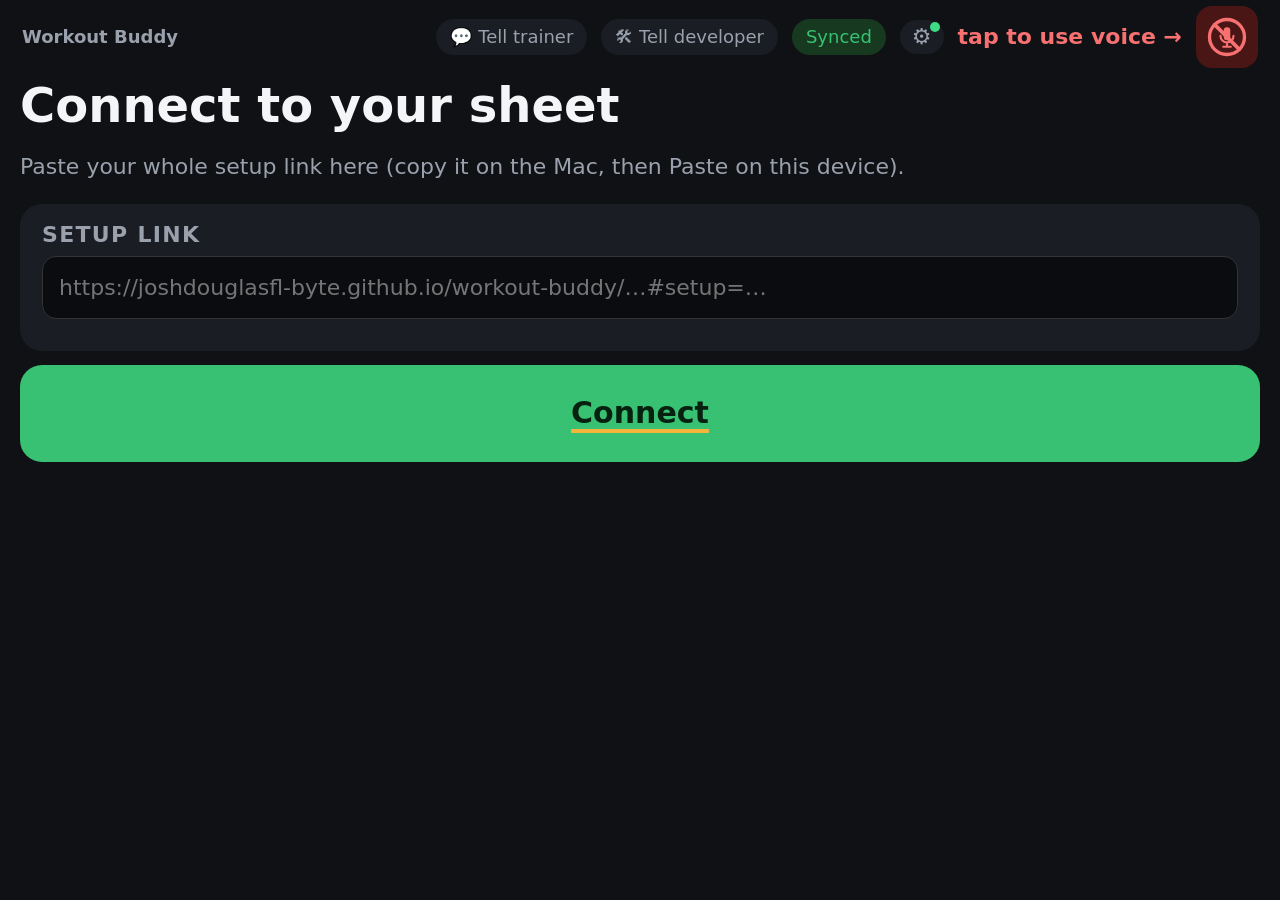
<file: index.html>
<!DOCTYPE html>
<html lang="en">
<head>
<meta charset="utf-8">
<meta name="referrer" content="no-referrer">
<meta http-equiv="Cache-Control" content="no-cache, no-store, must-revalidate">
<meta name="viewport" content="width=device-width, initial-scale=1">
<meta name="apple-mobile-web-app-capable" content="yes">
<meta name="apple-mobile-web-app-title" content="Workout Buddy">
<title>Workout Buddy</title>
<script>
// The app moved to per-person pages. Josh's existing home-screen icon lands here and goes to his page.
location.replace('josh/' + location.search + location.hash);
</script>
</head>
<body style="background:#0f1115"></body>
</html>
</file>
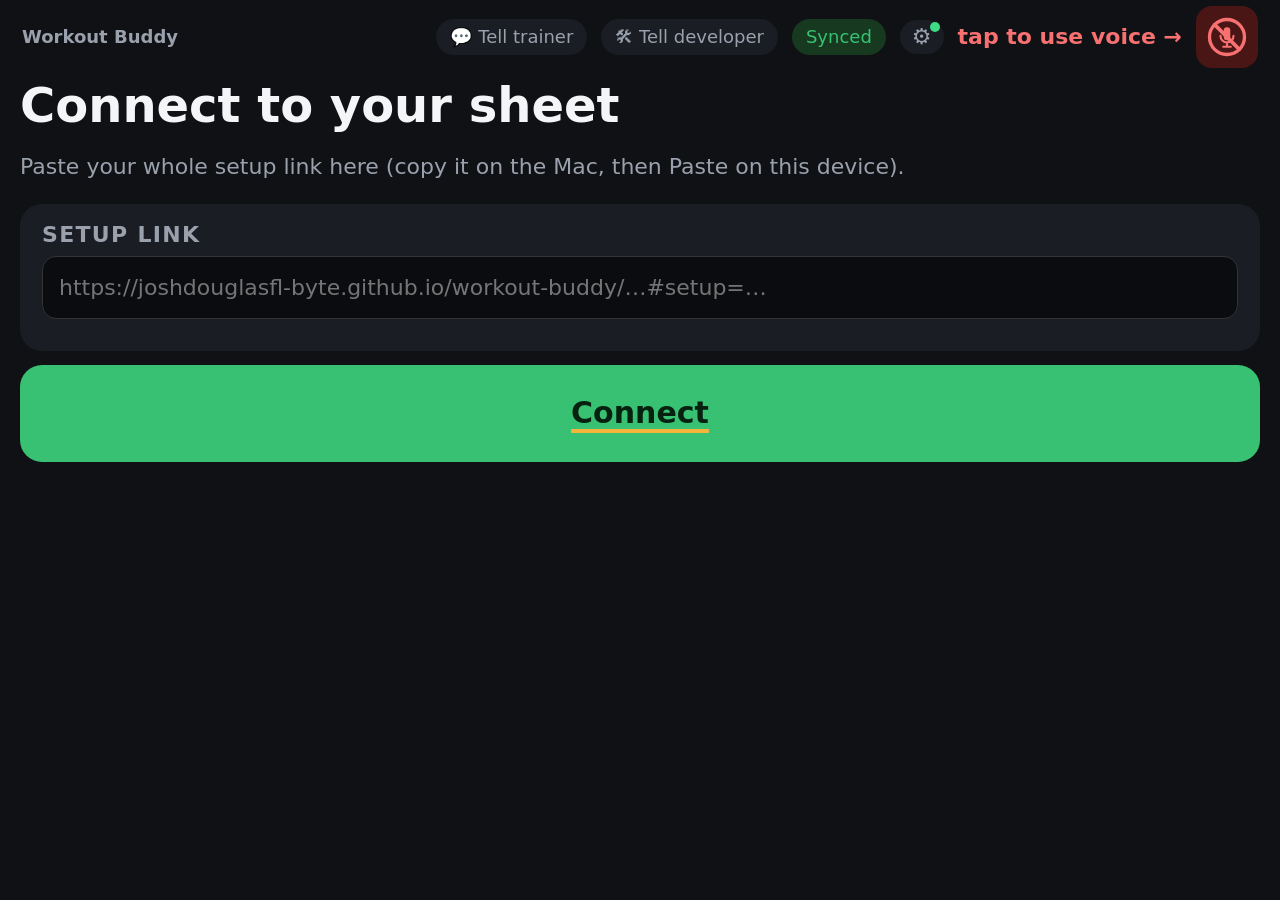
<file: josh/index.html>
<!DOCTYPE html>
<html lang="en">
<head>
<meta charset="utf-8">
<meta name="referrer" content="no-referrer">
<meta http-equiv="Cache-Control" content="no-cache, no-store, must-revalidate">
<meta http-equiv="Pragma" content="no-cache">
<meta name="viewport" content="width=device-width, initial-scale=1, viewport-fit=cover">
<meta name="apple-mobile-web-app-capable" content="yes">
<meta name="mobile-web-app-capable" content="yes">
<meta name="apple-mobile-web-app-status-bar-style" content="black-translucent">
<meta name="apple-mobile-web-app-title" content="Workout Buddy">
<title>Workout Buddy</title>
</head>
<body>
<div id="top"><b>Workout Buddy</b><span class="sp"></span><span id="noteT" class="pill">💬 Tell trainer</span><span id="noteD" class="pill">🛠 Tell developer</span><span id="sync" class="pill">…</span><span id="gear" class="pill" style="font-size:22px;padding:2px 12px;cursor:pointer">⚙️</span><span id="micLbl">tap to use voice →</span><div id="mic" class="off" title="Voice"></div></div>
<div id="noteBox" style="display:none;position:fixed;inset:0;background:rgba(0,0,0,.75);z-index:50;padding:40px"></div>
<div id="app"></div>
<div id="toast" class="toast"></div>
<script>window.WB_PERSON = 'Josh';</script>
<script>
// Always load the newest app files (never a cached copy)
(function () {
  var t = Date.now(), d = document;
  var css = d.createElement('link'); css.rel = 'stylesheet'; css.href = '../app.css?t=' + t; d.head.appendChild(css);
  var js = d.createElement('script'); js.src = '../app.js?t=' + t; d.body.appendChild(js);
})();
</script>
</body>
</html>
</file>
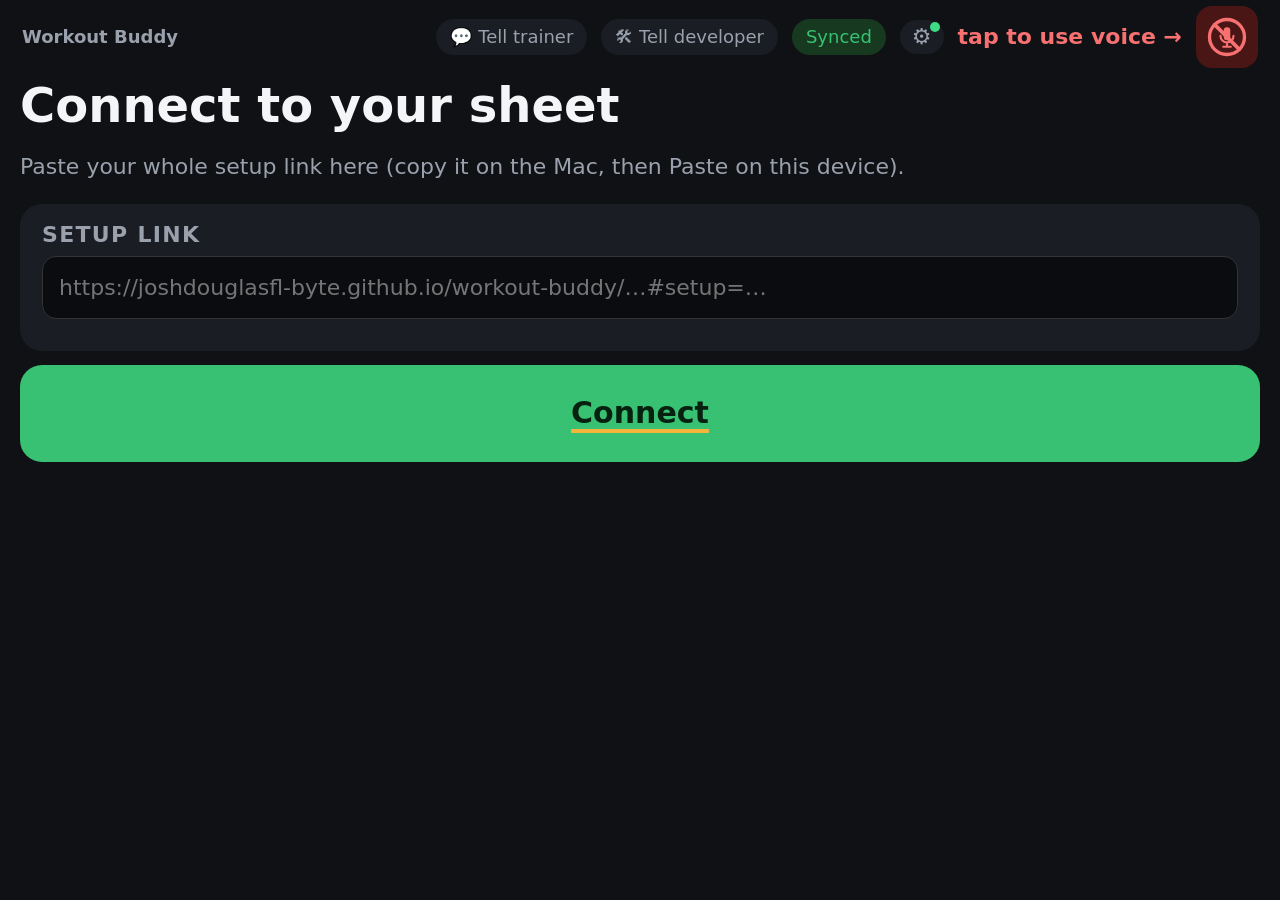
<file: michelle/index.html>
<!DOCTYPE html>
<html lang="en">
<head>
<meta charset="utf-8">
<meta name="referrer" content="no-referrer">
<meta http-equiv="Cache-Control" content="no-cache, no-store, must-revalidate">
<meta http-equiv="Pragma" content="no-cache">
<meta name="viewport" content="width=device-width, initial-scale=1, viewport-fit=cover">
<meta name="apple-mobile-web-app-capable" content="yes">
<meta name="mobile-web-app-capable" content="yes">
<meta name="apple-mobile-web-app-status-bar-style" content="black-translucent">
<meta name="apple-mobile-web-app-title" content="Workout Buddy">
<title>Workout Buddy · Michelle</title>
</head>
<body>
<div id="top"><b>Workout Buddy</b><span class="sp"></span><span id="noteT" class="pill">💬 Tell trainer</span><span id="noteD" class="pill">🛠 Tell developer</span><span id="sync" class="pill">…</span><span id="gear" class="pill" style="font-size:22px;padding:2px 12px;cursor:pointer">⚙️</span><span id="micLbl">tap to use voice →</span><div id="mic" class="off" title="Voice"></div></div>
<div id="noteBox" style="display:none;position:fixed;inset:0;background:rgba(0,0,0,.75);z-index:50;padding:40px"></div>
<div id="app"></div>
<div id="toast" class="toast"></div>
<script>window.WB_PERSON = 'Michelle';</script>
<script>
// Always load the newest app files (never a cached copy)
(function () {
  var t = Date.now(), d = document;
  var css = d.createElement('link'); css.rel = 'stylesheet'; css.href = '../app.css?t=' + t; d.head.appendChild(css);
  var js = d.createElement('script'); js.src = '../app.js?t=' + t; d.body.appendChild(js);
})();
</script>
</body>
</html>
</file>
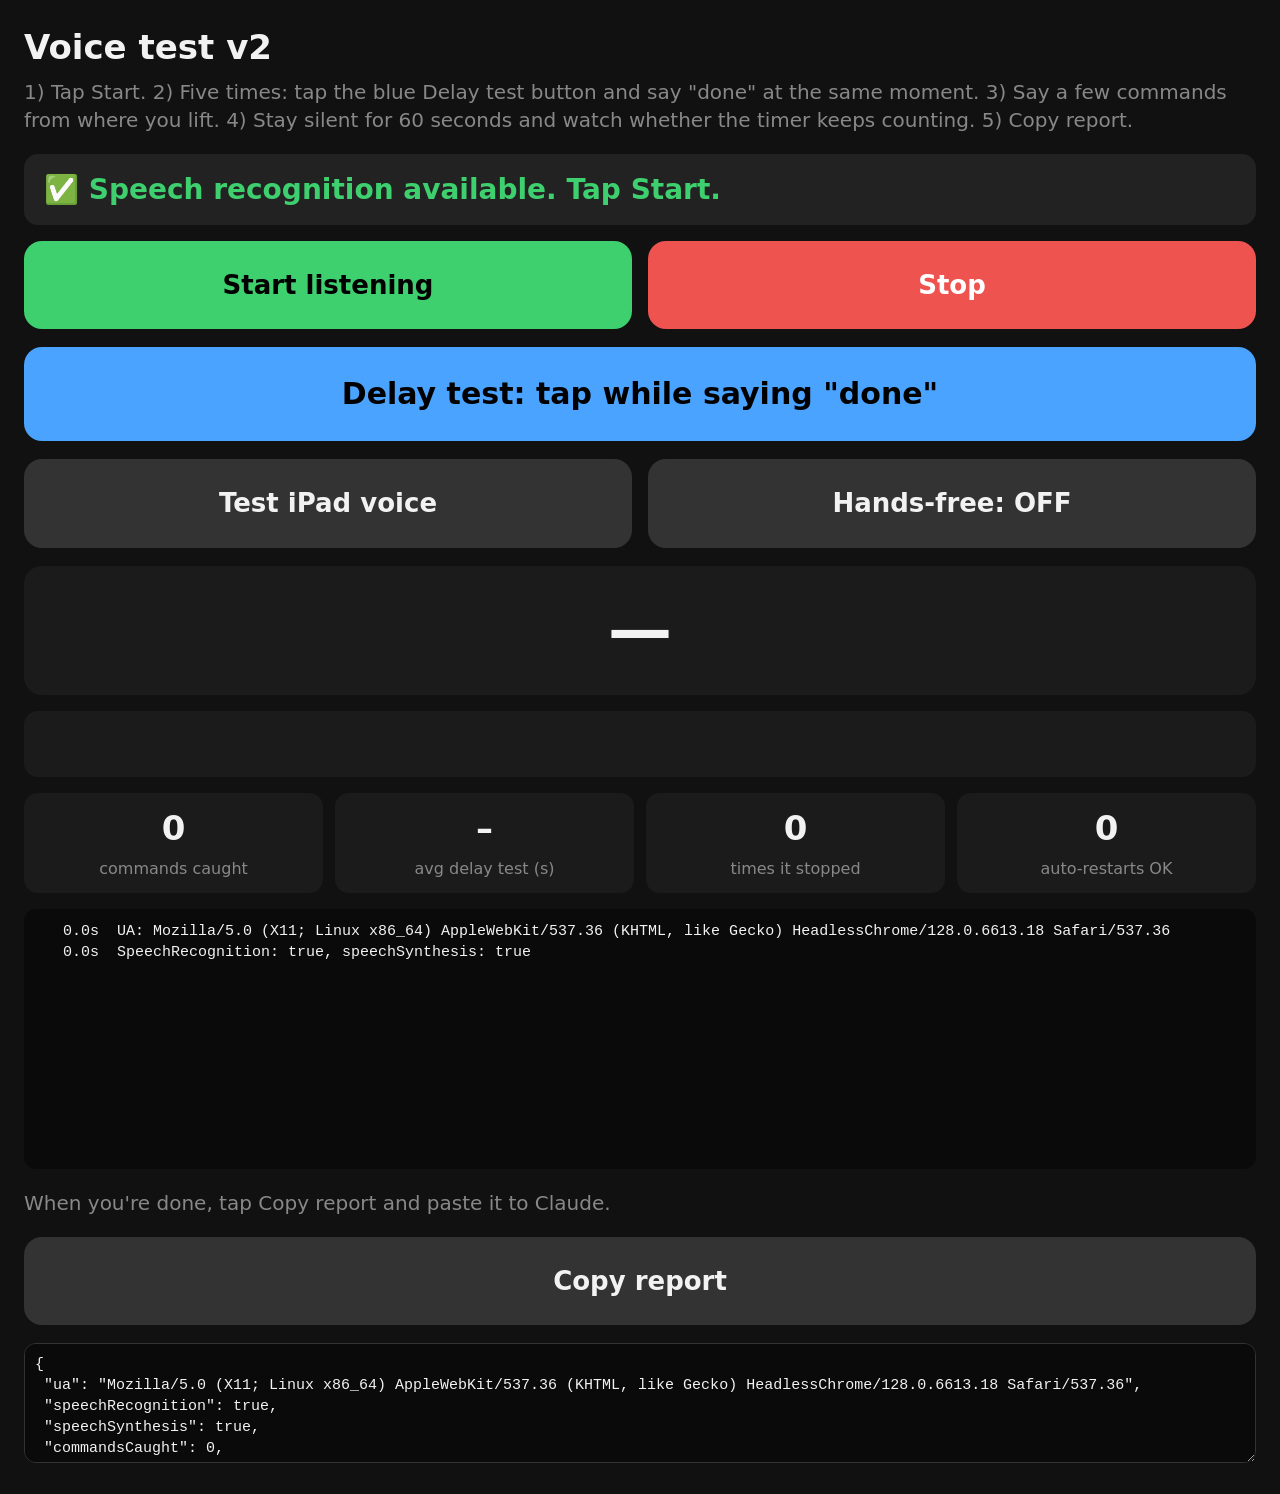
<file: voicetest/index.html>
<!DOCTYPE html>
<html lang="en">
<head>
<meta charset="utf-8">
<meta name="referrer" content="no-referrer">
<meta name="viewport" content="width=device-width, initial-scale=1">
<meta name="apple-mobile-web-app-capable" content="yes">
<title>Workout Buddy – Voice Test</title>
<style>
  :root { --bg:#111; --fg:#f2f2f2; --dim:#888; --ok:#3ecf6e; --warn:#f2b33d; --bad:#ef5350; --acc:#4aa3ff; }
  * { box-sizing:border-box; }
  body { margin:0; background:var(--bg); color:var(--fg); font:20px/1.4 -apple-system, system-ui, sans-serif; padding:24px; }
  h1 { font-size:34px; margin:0 0 6px; }
  .sub { color:var(--dim); margin-bottom:20px; }
  .row { display:flex; gap:16px; flex-wrap:wrap; margin-bottom:18px; }
  button { font:inherit; font-size:26px; font-weight:600; border:0; border-radius:18px; padding:26px 30px; color:#000; background:var(--acc); flex:1; min-width:220px; }
  button.green { background:var(--ok); } button.red { background:var(--bad); color:#fff; } button.gray { background:#333; color:var(--fg); }
  #status { font-size:28px; font-weight:700; padding:16px 20px; border-radius:14px; background:#222; margin-bottom:16px; }
  #heard { font-size:30px; min-height:48px; padding:12px 20px; background:#1b1b1b; border-radius:14px; margin-bottom:16px; }
  #cmd { font-size:64px; font-weight:800; text-align:center; padding:20px; border-radius:18px; background:#1b1b1b; margin-bottom:16px; min-height:110px; }
  .stats { display:grid; grid-template-columns:repeat(4,1fr); gap:12px; margin-bottom:16px; }
  .stat { background:#1b1b1b; border-radius:14px; padding:12px; text-align:center; }
  .stat b { display:block; font-size:34px; }
  .stat span { color:var(--dim); font-size:16px; }
  #log { font:15px/1.4 ui-monospace, Menlo, monospace; background:#0a0a0a; border-radius:12px; padding:12px; height:260px; overflow:auto; white-space:pre-wrap; }
  #report { font:15px/1.4 ui-monospace, Menlo, monospace; width:100%; height:120px; background:#0a0a0a; color:var(--fg); border:1px solid #333; border-radius:12px; padding:10px; }
</style>
</head>
<body>
<h1>Voice test v2</h1>
<div class="sub">1) Tap Start. 2) Five times: tap the blue Delay test button and say "done" at the same moment. 3) Say a few commands from where you lift. 4) Stay silent for 60 seconds and watch whether the timer keeps counting. 5) Copy report.</div>

<div id="status">Checking support…</div>
<div class="row">
  <button id="start" class="green">Start listening</button>
  <button id="stop" class="red">Stop</button>
</div>
<div class="row">
  <button id="tap" style="font-size:30px">Delay test: tap while saying "done"</button>
</div>
<div class="row">
  <button id="speak" class="gray">Test iPad voice</button>
  <button id="handsfree" class="gray">Hands-free: OFF</button>
</div>

<div id="cmd">—</div>
<div id="heard">&nbsp;</div>

<div class="stats">
  <div class="stat"><b id="sCmds">0</b><span>commands caught</span></div>
  <div class="stat"><b id="sLat">–</b><span>avg delay test (s)</span></div>
  <div class="stat"><b id="sStops">0</b><span>times it stopped</span></div>
  <div class="stat"><b id="sRestart">0</b><span>auto-restarts OK</span></div>
</div>

<div id="log"></div>
<p class="sub">When you're done, tap Copy report and paste it to Claude.</p>
<div class="row"><button id="copy" class="gray">Copy report</button></div>
<textarea id="report" readonly></textarea>

<script>
(() => {
  const $ = id => document.getElementById(id);
  const SR = window.SpeechRecognition || window.webkitSpeechRecognition;
  const t0 = performance.now();
  const stats = { cmds:0, lat:[], stops:0, restarts:0, restartFails:0, errors:{} , heard:[] };
  let stopRequested = false;
  let rec = null, listening = false, handsFree = false, speechStart = 0, tapAt = 0, seen = [], listenStart = 0;

  const COMMANDS = [
    { name:'READY', re:/\b(ready|go|start)\b/ },
    { name:'DONE', re:/\b(done|finished|stop set)\b/ },
    { name:"WHAT'S NEXT", re:/\b(what'?s next|what is next|next)\b/ },
    { name:'SKIP', re:/\bskip\b/ },
  ];

  function log(msg) {
    const s = ((performance.now()-t0)/1000).toFixed(1).padStart(6);
    $('log').textContent += `${s}s  ${msg}\n`;
    $('log').scrollTop = 1e9;
    buildReport();
  }
  function setStatus(text, color) { $('status').textContent = text; $('status').style.color = color || 'var(--fg)'; }
  function render() {
    $('sCmds').textContent = stats.cmds;
    $('sLat').textContent = stats.lat.length ? (stats.lat.reduce((a,b)=>a+b,0)/stats.lat.length).toFixed(1) : '–';
    $('sStops').textContent = stats.stops;
    $('sRestart').textContent = stats.restarts + (stats.restartFails ? ` / ${stats.restartFails} failed` : '');
  }
  function buildReport() {
    $('report').value = JSON.stringify({
      ua: navigator.userAgent,
      speechRecognition: !!SR, speechSynthesis: 'speechSynthesis' in window,
      commandsCaught: stats.cmds,
      avgDelaySec: stats.lat.length ? +(stats.lat.reduce((a,b)=>a+b,0)/stats.lat.length).toFixed(2) : null,
      stops: stats.stops, stoppedOnItsOwn: stats.selfStops||0, longestListenSec: Math.round(stats.longest||0), autoRestartsOk: stats.restarts, autoRestartsFailed: stats.restartFails,
      errors: stats.errors, lastHeard: stats.heard.slice(-15)
    }, null, 1);
  }

  if (!SR) {
    setStatus('❌ Speech recognition NOT available in this browser', 'var(--bad)');
    $('start').disabled = true;
  } else {
    setStatus('✅ Speech recognition available. Tap Start.', 'var(--ok)');
  }
  log(`UA: ${navigator.userAgent}`);
  log(`SpeechRecognition: ${!!SR}, speechSynthesis: ${'speechSynthesis' in window}`);

  function makeRec() {
    const r = new SR();
    r.lang = 'en-US';
    r.continuous = true;
    r.interimResults = true;
    r.maxAlternatives = 3;
    r.onstart = () => { seen = []; lastWordCount = 0; listenStart = performance.now(); listening = true; setStatus('🎙️ Listening…', 'var(--ok)'); log('start'); };
    
    r.onresult = (e) => {
      for (let i = e.resultIndex; i < e.results.length; i++) {
        const res = e.results[i];
        const text = res[0].transcript.toLowerCase().trim();
        $('heard').textContent = text;
        const prev = seen[i] || '';
        // only look at words added since last time for this result
        const prevWords = prev ? prev.split(/\s+/).length : 0;
        const words = text.split(/\s+/);
        if (words.length > prevWords) {
          const fresh = words.slice(Math.max(0, prevWords - 1)).join(' '); // include last word in case it changed
          matchCmd(fresh, words.length);
        }
        seen[i] = text;
        if (res.isFinal) { stats.heard.push(text); log(`heard (final): "${text}"`); }
      }
    };
    r.onerror = (e) => {
      stats.errors[e.error] = (stats.errors[e.error]||0)+1;
      log(`error: ${e.error}`);
      if (e.error === 'not-allowed' || e.error === 'service-not-allowed') { handsFree = false; updateHF(); setStatus('❌ Mic permission denied: ' + e.error, 'var(--bad)'); }
    };
    r.onend = () => {
      listening = false; stats.stops++; render();
      const dur = ((performance.now()-listenStart)/1000); stats.longest = Math.max(stats.longest||0, dur);
      log(`end (recognition stopped after ${dur.toFixed(0)}s, ${stopRequested ? 'you tapped Stop' : 'it stopped ON ITS OWN'})`);
      if (!stopRequested) stats.selfStops = (stats.selfStops||0)+1; stopRequested = false;
      if (handsFree) {
        setTimeout(() => {
          try { rec = makeRec(); rec.start(); stats.restarts++; log('auto-restart attempted'); }
          catch (err) { stats.restartFails++; log('auto-restart FAILED: ' + err.message); setStatus('⚠️ Stopped – tap Start', 'var(--warn)'); }
          render();
        }, 250);
      } else setStatus('⏸ Stopped – tap Start', 'var(--warn)');
    };
    return r;
  }

  let lastCmdAt = 0, lastWordCount = 0;
  function matchCmd(fresh, wordCount) {
    for (const c of COMMANDS) if (c.re.test(fresh)) {
      if (wordCount === lastWordCount) return;  // same word re-reported
      lastWordCount = wordCount;
      const now = performance.now();
      lastCmdAt = now;
      stats.cmds++;
      if (tapAt && now - tapAt < 6000) {
        const d = (now - tapAt) / 1000;
        stats.lat.push(d); log(`DELAY tap→command: ${d.toFixed(2)}s`);
        tapAt = 0;
      }
      $('cmd').textContent = c.name;
      $('cmd').style.background = '#1f4d2e';
      setTimeout(() => $('cmd').style.background = '#1b1b1b', 600);
      log(`COMMAND ${c.name}  ("${fresh}")`);
      render();
      return;
    }
  }

  $('start').onclick = () => {
    if (!SR) return;
    try { if (rec) rec.abort(); } catch {}
    rec = makeRec();
    try { rec.start(); } catch (err) { log('start failed: ' + err.message); }
  };
  $('stop').onclick = () => { stopRequested = true; handsFree = false; updateHF(); try { rec && rec.stop(); } catch {} };
  function updateHF() { $('handsfree').textContent = 'Hands-free: ' + (handsFree ? 'ON' : 'OFF'); $('handsfree').className = handsFree ? '' : 'gray'; }
  $('handsfree').onclick = () => { handsFree = !handsFree; updateHF(); log('hands-free ' + (handsFree?'on':'off')); };

  $('tap').onclick = () => { tapAt = performance.now(); log('delay test: tapped'); };
  setInterval(() => { if (listening) $('status').textContent = `🎙️ Listening… ${((performance.now()-listenStart)/1000).toFixed(0)}s`; }, 1000);

  $('speak').onclick = () => {
    if (!('speechSynthesis' in window)) { log('speechSynthesis missing'); return; }
    const u = new SpeechSynthesisUtterance('Next up: squats. Forty pound dumbbells. Say ready when you are set.');
    u.rate = 1.0;
    u.onend = () => log('TTS finished');
    u.onerror = (e) => log('TTS error: ' + e.error);
    speechSynthesis.speak(u);
    log('TTS speaking');
  };

  $('copy').onclick = async () => {
    buildReport();
    try { await navigator.clipboard.writeText($('report').value); log('report copied'); }
    catch { $('report').select(); log('copy blocked – select the text box and copy manually'); }
  };
  buildReport();
})();
</script>
</body>
</html>
</file>
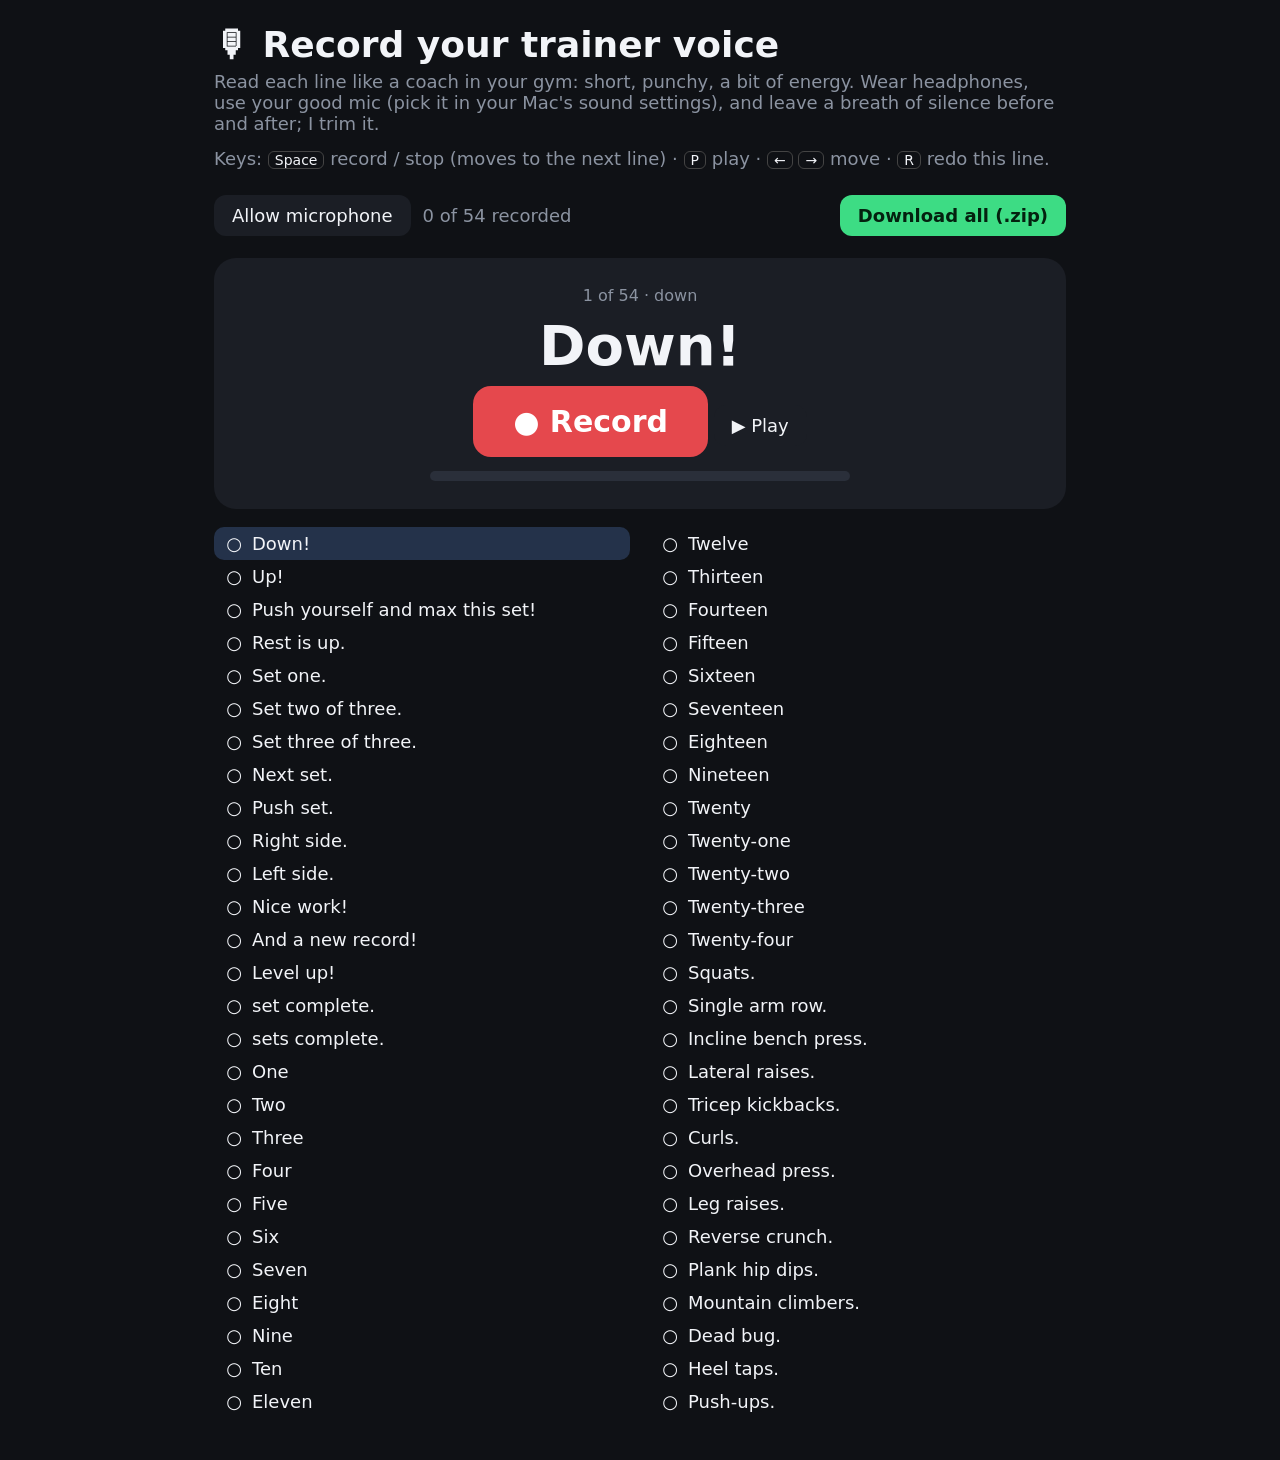
<file: record.html>
<!DOCTYPE html>
<html lang="en"><head><meta charset="utf-8">
<meta name="referrer" content="no-referrer"><meta name="viewport" content="width=device-width,initial-scale=1">
<title>Workout Buddy · Record your trainer voice</title>
<style>
:root{--bg:#0f1115;--card:#1b1e25;--fg:#f2f4f8;--dim:#8b93a1;--acc:#3ddc84;--rec:#e5484d}
*{box-sizing:border-box}body{margin:0;background:var(--bg);color:var(--fg);font:18px -apple-system,system-ui,sans-serif}
main{max-width:900px;margin:0 auto;padding:24px}
h1{margin:0 0 6px}p{color:var(--dim);margin:4px 0 14px}
.bar{display:flex;gap:12px;align-items:center;flex-wrap:wrap;position:sticky;top:0;background:var(--bg);padding:12px 0;z-index:2}
button{font:inherit;border:0;border-radius:12px;padding:10px 18px;background:var(--card);color:var(--fg);cursor:pointer}
button.go{background:var(--acc);color:#04210f;font-weight:700}
.big{background:var(--card);border-radius:22px;padding:28px;margin:10px 0 18px;text-align:center}
.big .t{font-size:56px;font-weight:800;margin:8px 0}
.big .k{color:var(--dim);font-size:16px}
.recbtn{font-size:30px;padding:18px 40px;border-radius:18px;background:var(--rec);color:#fff;font-weight:800}
.recbtn.on{animation:p 1s infinite}@keyframes p{50%{opacity:.6}}
.lvl{height:10px;background:#2a2f3a;border-radius:10px;overflow:hidden;margin:14px auto 0;max-width:420px}.lvl i{display:block;height:100%;width:0;background:var(--acc)}
ol{padding-left:0;list-style:none;columns:2;column-gap:20px}
li{padding:6px 10px;border-radius:10px;cursor:pointer;break-inside:avoid;display:flex;gap:8px;align-items:center}
li.cur{background:#24324a}li .s{width:20px;text-align:center}
.kbd{display:inline-block;border:1px solid #444;border-radius:6px;padding:0 6px;font-size:14px;color:var(--fg)}
</style></head><body><main>
<h1>🎙 Record your trainer voice</h1>
<p>Read each line like a coach in your gym: short, punchy, a bit of energy. Wear headphones, use your good mic (pick it in your Mac's sound settings), and leave a breath of silence before and after; I trim it.</p>
<p>Keys: <span class="kbd">Space</span> record / stop (moves to the next line) · <span class="kbd">P</span> play · <span class="kbd">←</span> <span class="kbd">→</span> move · <span class="kbd">R</span> redo this line.</p>
<div class="bar"><button id="mic">Allow microphone</button><span id="cnt" style="color:var(--dim)"></span><span style="flex:1"></span><button class="go" id="dl">Download all (.zip)</button></div>
<div class="big"><div class="k" id="k"></div><div class="t" id="t">…</div>
  <button class="recbtn" id="rec">● Record</button> <button id="play">▶ Play</button>
  <div class="lvl"><i id="lv"></i></div></div>
<ol id="list"></ol>
</main>
<script>
let LINES = [], idx = 0, stream = null, rec = null, chunks = [], clips = {}, mime = '', actx, an;
const $ = id => document.getElementById(id);
fetch('voice/lines.json').then(r => r.json()).then(j => { LINES = j.lines; draw(); });
function draw() {
  const l = LINES[idx]; if (!l) return;
  $('t').textContent = l.text; $('k').textContent = `${idx + 1} of ${LINES.length} · ${l.key}`;
  $('list').innerHTML = LINES.map((x, i) => `<li data-i="${i}" class="${i === idx ? 'cur' : ''}"><span class="s">${clips[x.key] ? '✅' : '○'}</span>${x.text}</li>`).join('');
  $('list').querySelectorAll('li').forEach(li => li.onclick = () => { idx = +li.dataset.i; draw(); });
  $('cnt').textContent = `${Object.keys(clips).length} of ${LINES.length} recorded`;
}
async function getMic() {
  if (stream) return;
  stream = await navigator.mediaDevices.getUserMedia({ audio: { echoCancellation: false, noiseSuppression: true, autoGainControl: true } });
  mime = ['audio/mp4', 'audio/webm;codecs=opus', 'audio/webm'].find(m => MediaRecorder.isTypeSupported(m)) || '';
  actx = new AudioContext(); an = actx.createAnalyser(); actx.createMediaStreamSource(stream).connect(an);
  const buf = new Uint8Array(an.fftSize);
  (function meter() { an.getByteTimeDomainData(buf); let m = 0; for (const v of buf) m = Math.max(m, Math.abs(v - 128)); $('lv').style.width = Math.min(100, m / 1.28) + '%'; requestAnimationFrame(meter); })();
  $('mic').textContent = '🎙 Mic ready';
}
async function toggle() {
  await getMic();
  if (rec && rec.state === 'recording') { rec.stop(); return; }
  chunks = []; rec = new MediaRecorder(stream, mime ? { mimeType: mime } : {});
  const key = LINES[idx].key;
  rec.ondataavailable = e => chunks.push(e.data);
  rec.onstop = () => { clips[key] = new Blob(chunks, { type: rec.mimeType }); $('rec').classList.remove('on'); $('rec').textContent = '● Record'; if (idx < LINES.length - 1) idx++; draw(); };
  rec.start(); $('rec').classList.add('on'); $('rec').textContent = '■ Stop';
}
function play(i = idx) { const c = clips[LINES[i].key]; if (c) new Audio(URL.createObjectURL(c)).play(); }
$('mic').onclick = getMic; $('rec').onclick = toggle; $('play').onclick = () => play();
document.addEventListener('keydown', e => {
  if (e.code === 'Space') { e.preventDefault(); toggle(); }
  else if (e.key === 'p' || e.key === 'P') play();
  else if (e.key === 'ArrowRight') { idx = Math.min(LINES.length - 1, idx + 1); draw(); }
  else if (e.key === 'ArrowLeft') { idx = Math.max(0, idx - 1); draw(); }
  else if (e.key === 'r' || e.key === 'R') { delete clips[LINES[idx].key]; draw(); toggle(); }
});
// Minimal ZIP (stored, no compression)
const crcT = (() => { const t = []; for (let n = 0; n < 256; n++) { let c = n; for (let k = 0; k < 8; k++) c = c & 1 ? 0xEDB88320 ^ (c >>> 1) : c >>> 1; t[n] = c >>> 0; } return t; })();
const crc32 = b => { let c = ~0; for (let i = 0; i < b.length; i++) c = crcT[(c ^ b[i]) & 255] ^ (c >>> 8); return (~c) >>> 0; };
async function zip(files) {
  const enc = new TextEncoder(), parts = [], cen = []; let off = 0;
  for (const f of files) {
    const data = new Uint8Array(await f.blob.arrayBuffer()), name = enc.encode(f.name), crc = crc32(data);
    const h = new DataView(new ArrayBuffer(30)); h.setUint32(0, 0x04034b50, true); h.setUint16(4, 20, true); h.setUint32(14, crc, true); h.setUint32(18, data.length, true); h.setUint32(22, data.length, true); h.setUint16(26, name.length, true);
    parts.push(h, name, data);
    const c = new DataView(new ArrayBuffer(46)); c.setUint32(0, 0x02014b50, true); c.setUint16(4, 20, true); c.setUint16(6, 20, true); c.setUint32(16, crc, true); c.setUint32(20, data.length, true); c.setUint32(24, data.length, true); c.setUint16(28, name.length, true); c.setUint32(42, off, true);
    cen.push(c, name); off += 30 + name.length + data.length;
  }
  const csize = cen.reduce((a, x) => a + x.byteLength, 0), e = new DataView(new ArrayBuffer(22));
  e.setUint32(0, 0x06054b50, true); e.setUint16(8, files.length, true); e.setUint16(10, files.length, true); e.setUint32(12, csize, true); e.setUint32(16, off, true);
  return new Blob([...parts, ...cen, e], { type: 'application/zip' });
}
$('dl').onclick = async () => {
  const ext = (mime.includes('mp4') ? 'm4a' : 'webm');
  const files = LINES.filter(l => clips[l.key]).map(l => ({ name: `${l.key}.${ext}`, blob: clips[l.key] }));
  if (!files.length) return alert('Nothing recorded yet');
  const a = document.createElement('a'); a.href = URL.createObjectURL(await zip(files)); a.download = 'trainer-voice-josh.zip'; a.click();
};
</script></body></html>
</file>
